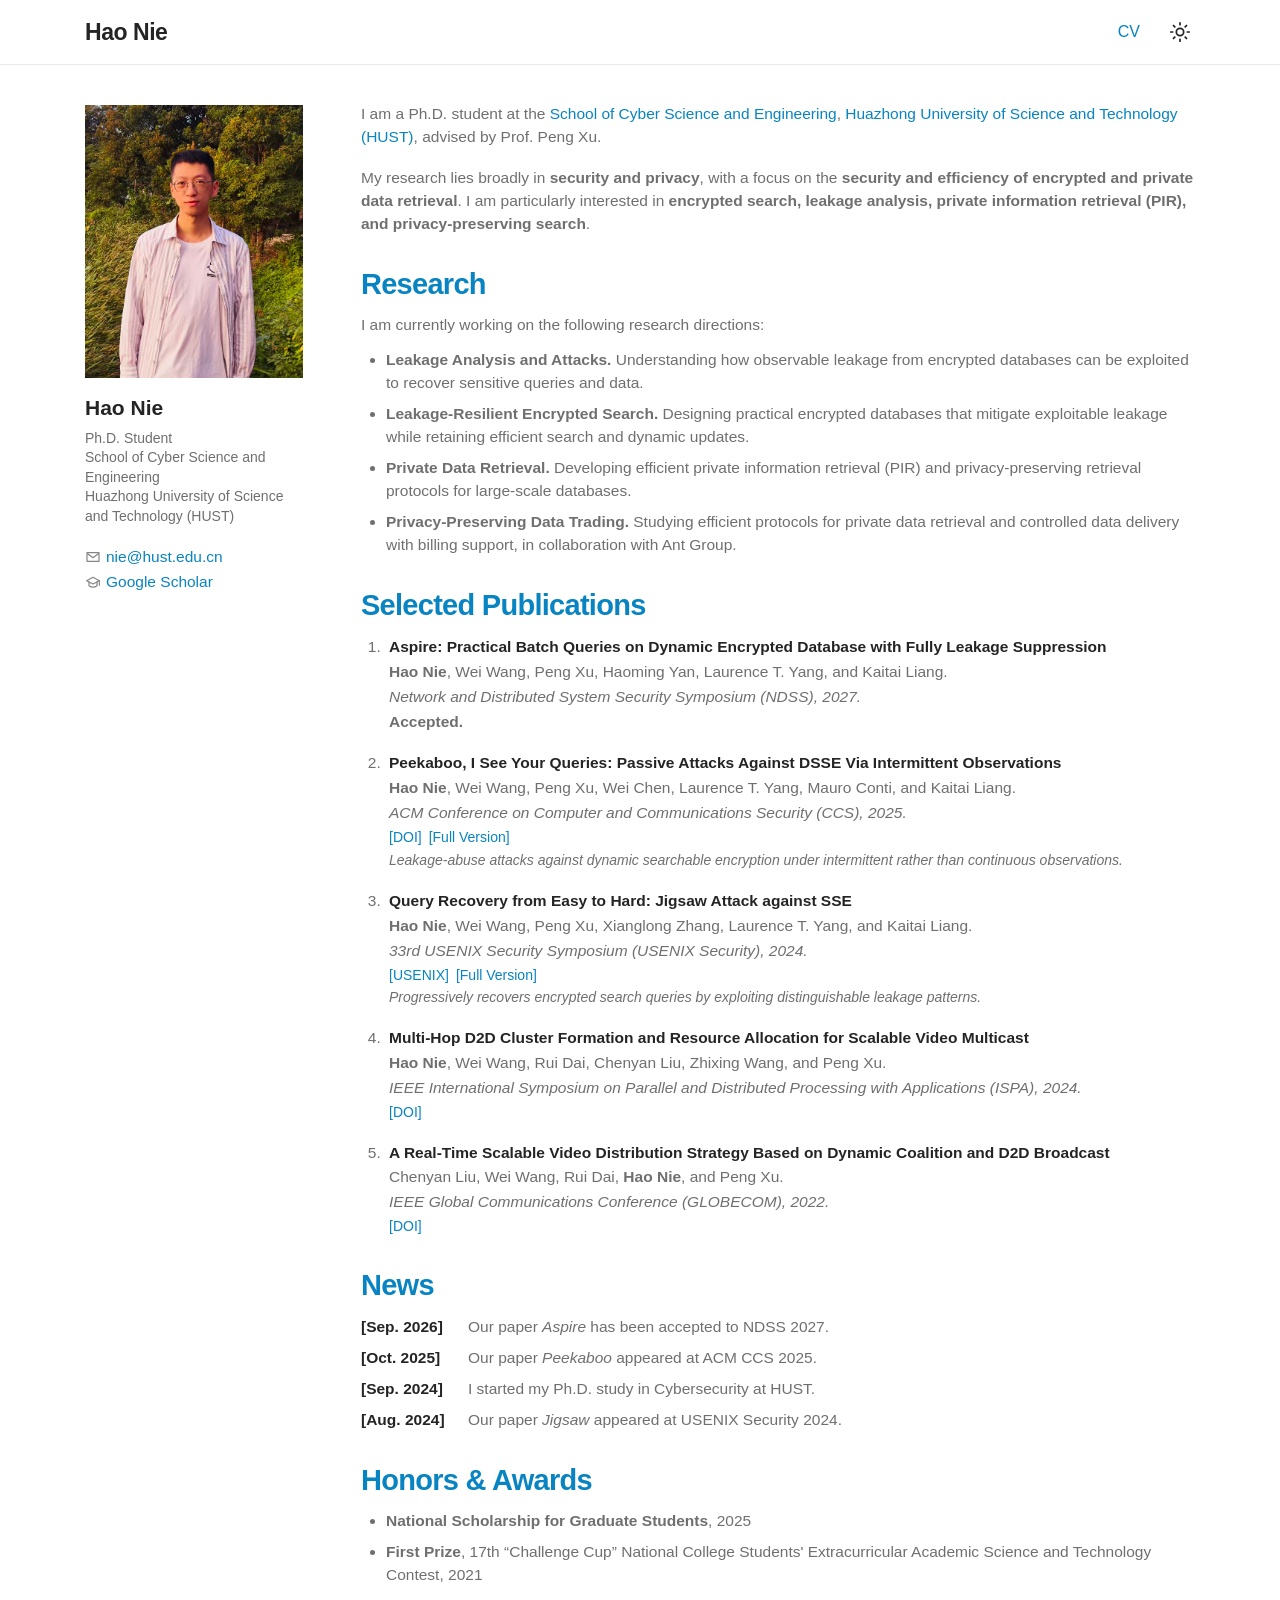
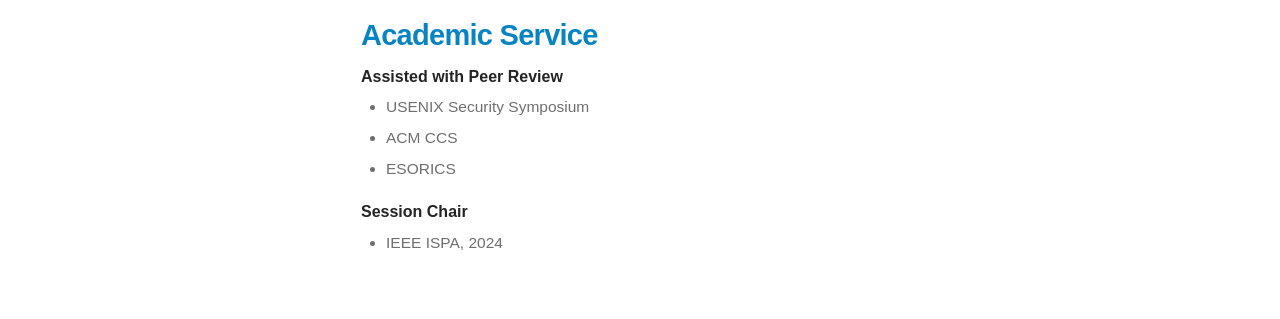
<file: index.html>
<!doctype html> 
<html lang="en"> 
    <head> 
        <meta charset="utf-8"/> 
        <meta name="viewport" content="width=device-width, initial-scale=1"/> 
        <meta name="description" content="Hao Nie is a Ph.D. student in Cybersecurity at Huazhong University of Science and Technology, researching searchable encryption, private information retrieval, and leakage-abuse attacks."/> 
        <meta name="author" content="Hao Nie"/> 
        <meta name="theme-color" content="#ffffff"/> 
        <title>Hao Nie</title>         
        <link rel="icon" href="assets/favicon.svg?v=20260921-1" type="image/svg+xml"/>
        <link rel="stylesheet" href="styles.css?v=20260921-4"/>
    </head>     
    <body> 
        <a class="skip-link" href="#about">Skip to content</a> 
        <header class="site-header"> 
            <div class="header-inner"> 
                <a class="site-name" href="index.html" aria-label="Hao Nie — homepage">Hao Nie</a> 
                <nav class="site-nav" aria-label="Primary navigation">                                                                
                    <a href="cv.html">CV</a> 
                    <button class="theme-toggle" type="button" aria-label="Switch to dark theme" title="Switch theme"> 
                        <svg class="sun-icon" aria-hidden="true" viewBox="0 0 24 24"> 
                            <circle cx="12" cy="12" r="4"></circle>                             
                            <path d="M12 2v2M12 20v2M4.93 4.93l1.42 1.42M17.65 17.65l1.42 1.42M2 12h2M20 12h2M4.93 19.07l1.42-1.42M17.65 6.35l1.42-1.42"></path>                             
                        </svg>                         
                        <svg class="moon-icon" aria-hidden="true" viewBox="0 0 24 24"> 
                            <path d="M20 15.4A8.5 8.5 0 0 1 8.6 4a8.5 8.5 0 1 0 11.4 11.4Z"></path>                             
                        </svg>                         
                    </button>                     
                </nav>                 
            </div>             
        </header>         
        <main class="page-layout" id="about"> 
            <aside class="profile-column" aria-label="Profile summary"> 
                <figure class="profile-photo"> 
                    <img src="assets/hao-nie-life.jpg" alt="Hao Nie by a lotus pond" width="1706" height="1279"/> 
                </figure>                 
                <div class="profile-summary">
                    <p class="profile-name">Hao Nie</p>
                    <p class="profile-role">Ph.D. Student<br/>School of Cyber Science and Engineering<br/>Huazhong University of Science and Technology (HUST)</p>
                </div>
                <ul class="profile-links" aria-label="Contact and profile links"> 
                    <li> 
                        <svg aria-hidden="true" viewBox="0 0 24 24">
                            <path d="M3 5.5h18v13H3z"></path>
                            <path d="m4 7 8 6 8-6"></path>
                        </svg>                         
                        <a href="mailto:nie@hust.edu.cn">nie@hust.edu.cn</a>
                    </li>                     
                    <li> 
                        <svg aria-hidden="true" viewBox="0 0 24 24">
                            <path d="m2.5 8.5 9.5-5 9.5 5-9.5 5z"></path>
                            <path d="M6 10.4V16c3.8 2.8 8.2 2.8 12 0v-5.6M21.5 8.5v7"></path>
                        </svg>                         
                        <a href="https://scholar.google.com/citations?user=cpetpmUAAAAJ&amp;hl=en" target="_blank" rel="noreferrer">Google Scholar</a> 
                    </li>                     
                </ul>
            </aside>
            <div class="main-column"> 
                <section class="intro" aria-labelledby="intro-heading"> 
                    <h1 id="intro-heading" class="visually-hidden">About Hao Nie</h1> 
                    <p> 
I am a Ph.D. student at the <a href="https://cse.hust.edu.cn/" target="_blank" rel="noreferrer">School of Cyber Science and Engineering</a>, <a href="https://english.hust.edu.cn/" target="_blank" rel="noreferrer">Huazhong University of Science and Technology (HUST)</a>, advised by Prof. Peng Xu.
          </p>
                    <p>My research lies broadly in <strong>security and privacy</strong>, with a focus on the <strong>security and efficiency of encrypted and private data retrieval</strong>. I am particularly interested in <strong>encrypted search, leakage analysis, private information retrieval (PIR), and privacy-preserving search</strong>.</p>
                </section>                 
                <section class="content-section" id="research" aria-labelledby="research-heading"> 
                    <h2 id="research-heading">Research</h2> 
                    <p>I am currently working on the following research directions:</p>
                    <ul class="simple-list"> 
                        <li>
                            <strong>Leakage Analysis and Attacks.</strong> Understanding how observable leakage from encrypted databases can be exploited to recover sensitive queries and data.
                        </li>                         
                        <li>
                            <strong>Leakage-Resilient Encrypted Search.</strong> Designing practical encrypted databases that mitigate exploitable leakage while retaining efficient search and dynamic updates.
                        </li>                         
                        <li>
                            <strong>Private Data Retrieval.</strong> Developing efficient private information retrieval (PIR) and privacy-preserving retrieval protocols for large-scale databases.
                        </li>                         
                        <li>
                            <strong>Privacy-Preserving Data Trading.</strong> Studying efficient protocols for private data retrieval and controlled data delivery with billing support, in collaboration with Ant Group.
                        </li>
                    </ul>                     
                </section>                 
                <section class="content-section" id="publications" aria-labelledby="publications-heading"> 
                    <h2 id="publications-heading">Selected Publications</h2> 
                    <ol class="publication-list"> 
                        <li>
                            <p class="paper-title">Aspire: Practical Batch Queries on Dynamic Encrypted Database with Fully Leakage Suppression</p>
                            <p><strong>Hao Nie</strong>, Wei Wang, Peng Xu, Haoming Yan, Laurence T. Yang, and Kaitai Liang.</p>
                            <p class="venue">Network and Distributed System Security Symposium (NDSS), 2027.</p>
                            <p><strong>Accepted.</strong></p>
                        </li>
                        <li> 
                            <p class="paper-title">Peekaboo, I See Your Queries: Passive Attacks Against DSSE Via Intermittent Observations</p> 
                            <p><strong>Hao Nie</strong>, Wei Wang, Peng Xu, Wei Chen, Laurence T. Yang, Mauro Conti, and Kaitai Liang.</p> 
                            <p class="venue">ACM Conference on Computer and Communications Security (CCS), 2025.</p> 
                            <p class="paper-links"> <a href="https://doi.org/10.1145/3719027.3765075" target="_blank" rel="noreferrer">[DOI]</a> <a href="https://arxiv.org/abs/2509.03806" target="_blank" rel="noreferrer">[Full Version]</a></p>
                            <p class="paper-summary"><em>Leakage-abuse attacks against dynamic searchable encryption under intermittent rather than continuous observations.</em></p>
                        </li>                         
                        <li> 
                            <p class="paper-title">Query Recovery from Easy to Hard: Jigsaw Attack against SSE</p> 
                            <p><strong>Hao Nie</strong>, Wei Wang, Peng Xu, Xianglong Zhang, Laurence T. Yang, and Kaitai Liang.</p> 
                            <p class="venue">33rd USENIX Security Symposium (USENIX Security), 2024.</p> 
                            <p class="paper-links"> <a href="https://www.usenix.org/conference/usenixsecurity24/presentation/nie" target="_blank" rel="noreferrer">[USENIX]</a> <a href="https://arxiv.org/abs/2403.01155" target="_blank" rel="noreferrer">[Full Version]</a></p>
                            <p class="paper-summary"><em>Progressively recovers encrypted search queries by exploiting distinguishable leakage patterns.</em></p>
                        </li>                         
                        <li> 
                            <p class="paper-title">Multi-Hop D2D Cluster Formation and Resource Allocation for Scalable Video Multicast</p> 
                            <p><strong>Hao Nie</strong>, Wei Wang, Rui Dai, Chenyan Liu, Zhixing Wang, and Peng Xu.</p> 
                            <p class="venue">IEEE International Symposium on Parallel and Distributed Processing with Applications (ISPA), 2024.</p> 
                            <p class="paper-links"> <a href="https://doi.org/10.1109/ISPA63168.2024.00181" target="_blank" rel="noreferrer">[DOI]</a> </p> 
                        </li>                         
                        <li> 
                            <p class="paper-title">A Real-Time Scalable Video Distribution Strategy Based on Dynamic Coalition and D2D Broadcast</p> 
                            <p>Chenyan Liu, Wei Wang, Rui Dai, <strong>Hao Nie</strong>, and Peng Xu.</p> 
                            <p class="venue">IEEE Global Communications Conference (GLOBECOM), 2022.</p> 
                            <p class="paper-links"> <a href="https://doi.org/10.1109/GLOBECOM48099.2022.10001625" target="_blank" rel="noreferrer">[DOI]</a> </p> 
                        </li>                         
                    </ol>                     
                </section>                 
                <section class="content-section" id="news" aria-labelledby="news-heading"> 
                    <h2 id="news-heading">News</h2> 
                    <ul class="news-list"> 
                        <li>
                            <time datetime="2026-09">[Sep. 2026]</time>
                            <span>Our paper <em>Aspire</em> has been accepted to NDSS 2027.</span>
                        </li>
                        <li>
                            <time datetime="2025-10">[Oct. 2025]</time>
                            <span>Our paper <em>Peekaboo</em> appeared at ACM CCS 2025.</span>
                        </li>                         
                        <li>
                            <time datetime="2024-09">[Sep. 2024]</time>
                            <span>I started my Ph.D. study in Cybersecurity at HUST.</span>
                        </li>                         
                        <li>
                            <time datetime="2024-08">[Aug. 2024]</time>
                            <span>Our paper <em>Jigsaw</em> appeared at USENIX Security 2024.</span>
                        </li>                         
                    </ul>                     
                </section>                 
                <section class="content-section" id="honors-awards" aria-labelledby="honors-awards-heading">
                    <h2 id="honors-awards-heading">Honors &amp; Awards</h2>
                    <ul class="simple-list">
                        <li><strong>National Scholarship for Graduate Students</strong>, <time datetime="2025">2025</time></li>
                        <li><strong>First Prize</strong>, 17th &ldquo;Challenge Cup&rdquo; National College Students' Extracurricular Academic Science and Technology Contest, <time datetime="2021">2021</time></li>
                    </ul>
                </section>
                <section class="content-section" id="academic-service" aria-labelledby="academic-service-heading">
                    <h2 id="academic-service-heading">Academic Service</h2>
                    <h3 class="service-heading">Assisted with Peer Review</h3>
                    <ul class="simple-list">
                        <li>USENIX Security Symposium</li>
                        <li>ACM CCS</li>
                        <li>ESORICS</li>
                    </ul>
                    <h3 class="service-heading">Session Chair</h3>
                    <ul class="simple-list">
                        <li>IEEE ISPA, <time datetime="2024">2024</time></li>
                    </ul>
                </section>
            </div>             
        </main>         
        <script src="script.js?v=20260905-2"></script>         
    </body>     
</html>
</file>
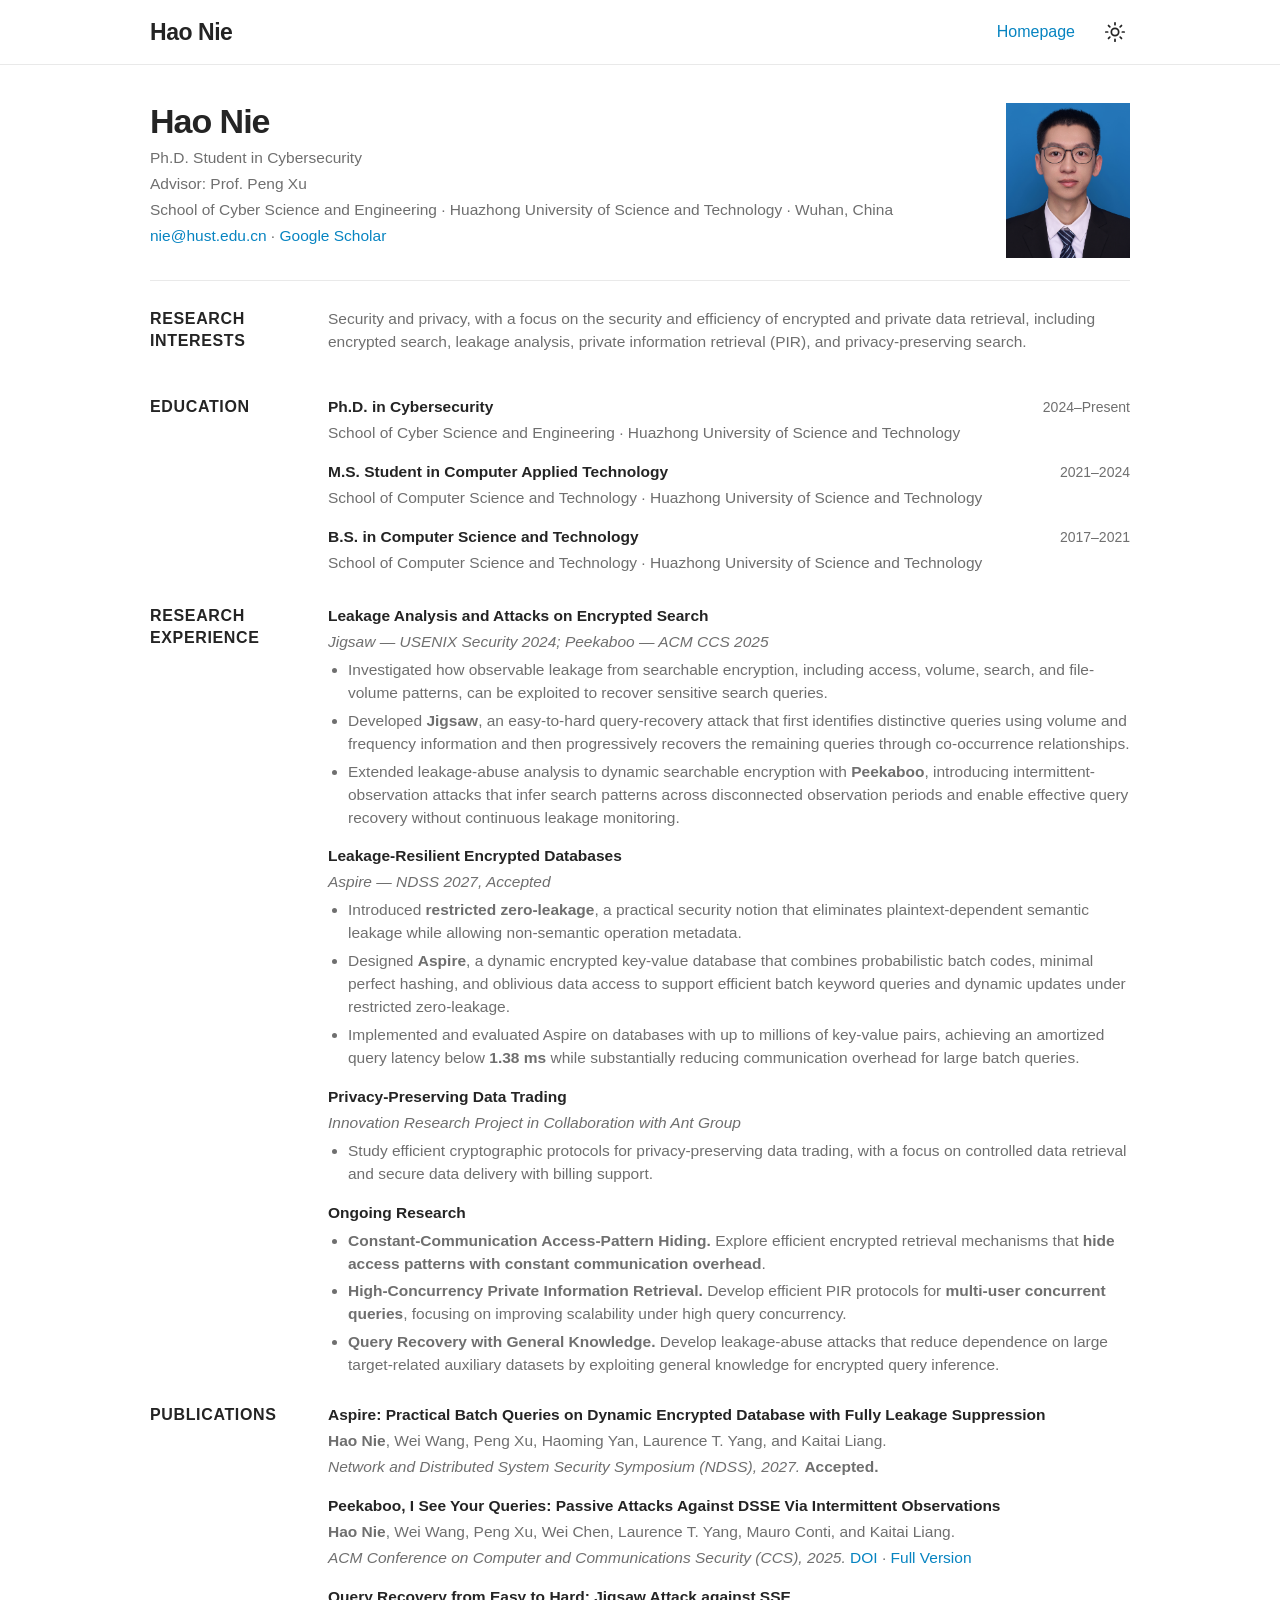
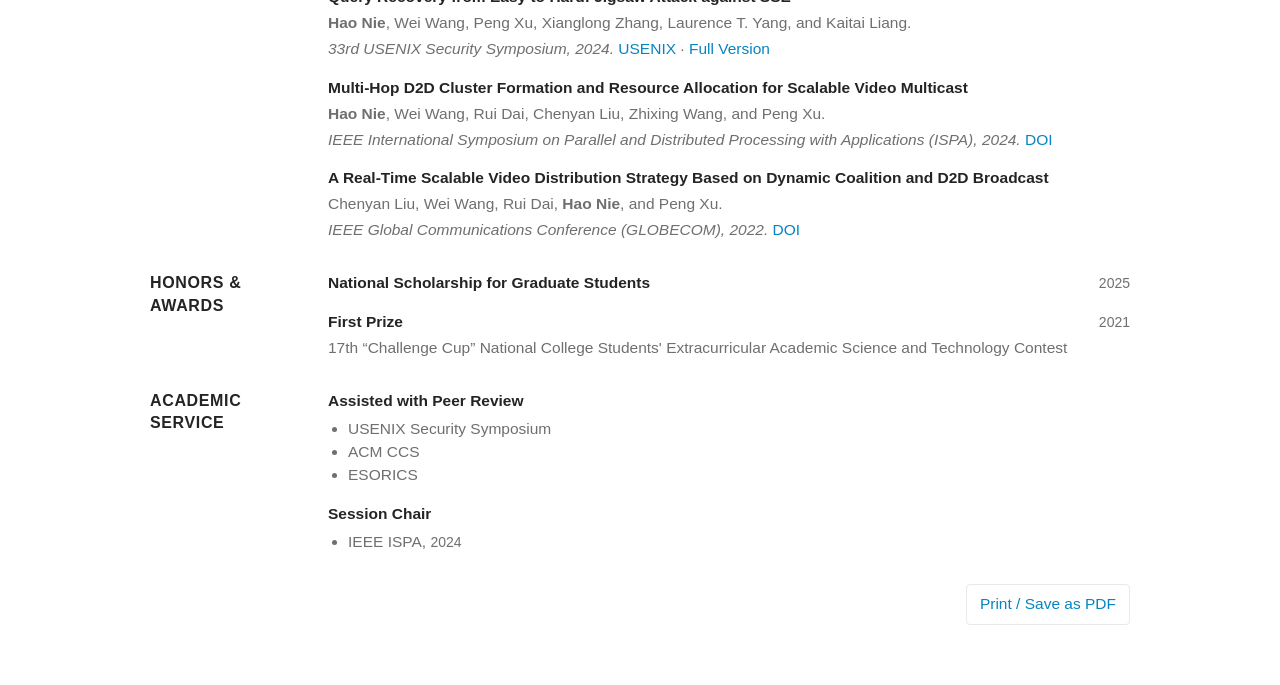
<file: cv.html>
<!doctype html> 
<html lang="en"> 
    <head> 
        <meta charset="utf-8"/> 
        <meta name="viewport" content="width=device-width, initial-scale=1"/> 
        <meta name="description" content="Curriculum vitae of Hao Nie, Ph.D. student in Cybersecurity at Huazhong University of Science and Technology."/> 
        <meta name="author" content="Hao Nie"/> 
        <meta name="theme-color" content="#ffffff"/> 
        <title>Curriculum Vitae | Hao Nie</title>         
        <link rel="icon" href="assets/favicon.svg?v=20260921-1" type="image/svg+xml"/>
        <link rel="stylesheet" href="styles.css?v=20260921-7"/>
    </head>     
    <body class="cv-page"> 
        <a class="skip-link" href="#cv">Skip to CV</a> 
        <header class="site-header"> 
            <div class="header-inner"> 
                <a class="site-name" href="index.html">Hao Nie</a> 
                <nav class="site-nav" aria-label="CV navigation"> 
                    <a href="index.html">Homepage</a>                      
                    <button class="theme-toggle" type="button" aria-label="Switch to dark theme" title="Switch theme"> 
                        <svg class="sun-icon" aria-hidden="true" viewBox="0 0 24 24"> 
                            <circle cx="12" cy="12" r="4"></circle>                             
                            <path d="M12 2v2M12 20v2M4.93 4.93l1.42 1.42M17.65 17.65l1.42 1.42M2 12h2M20 12h2M4.93 19.07l1.42-1.42M17.65 6.35l1.42-1.42"></path>                             
                        </svg>                         
                        <svg class="moon-icon" aria-hidden="true" viewBox="0 0 24 24"> 
                            <path d="M20 15.4A8.5 8.5 0 0 1 8.6 4a8.5 8.5 0 1 0 11.4 11.4Z"></path>                             
                        </svg>                         
                    </button>                     
                </nav>                 
            </div>             
        </header>         
        <main class="cv-wrap" id="cv"> 
            <header class="cv-heading"> 
                <div> 
                    <h1>Hao Nie</h1> 
                    <p>Ph.D. Student in Cybersecurity</p>
                    <p>Advisor: Prof. Peng Xu</p>
                    <p>School of Cyber Science and Engineering · Huazhong University of Science and Technology · Wuhan, China</p> 
                    <p><a href="mailto:nie@hust.edu.cn">nie@hust.edu.cn</a> · <a href="https://scholar.google.com/citations?user=cpetpmUAAAAJ&amp;hl=en" target="_blank" rel="noreferrer">Google Scholar</a></p>
                </div>                 
                <figure class="cv-photo"> 
                    <img src="assets/hao-nie-cv.jpg" alt="Portrait of Hao Nie" width="1500" height="2247"/> 
                </figure>                 
            </header>             
            <section class="cv-section" aria-labelledby="cv-research"> 
                <h2 id="cv-research">Research Interests</h2> 
                <div class="cv-section-content"> 
                    <p>Security and privacy, with a focus on the security and efficiency of encrypted and private data retrieval, including encrypted search, leakage analysis, private information retrieval (PIR), and privacy-preserving search.</p>
                </div>                 
            </section>             
            <section class="cv-section" aria-labelledby="cv-education"> 
                <h2 id="cv-education">Education</h2> 
                <div class="cv-section-content"> 
                    <article class="cv-entry"> 
                        <div class="cv-entry-head"> 
                            <h3>Ph.D. in Cybersecurity</h3>
                            <span class="cv-date">2024–Present</span> 
                        </div>                         
                        <p>School of Cyber Science and Engineering · Huazhong University of Science and Technology</p> 
                    </article>                     
                    <article class="cv-entry"> 
                        <div class="cv-entry-head"> 
                            <h3>M.S. Student in Computer Applied Technology</h3> 
                            <span class="cv-date">2021–2024</span> 
                        </div>                         
                        <p>School of Computer Science and Technology · Huazhong University of Science and Technology</p> 
                    </article>                     
                    <article class="cv-entry"> 
                        <div class="cv-entry-head"> 
                            <h3>B.S. in Computer Science and Technology</h3> 
                            <span class="cv-date">2017–2021</span> 
                        </div>                         
                        <p>School of Computer Science and Technology · Huazhong University of Science and Technology</p> 
                    </article>                     
                </div>                 
            </section>             
            <section class="cv-section cv-experience" aria-labelledby="cv-experience">
                <h2 id="cv-experience">Research Experience</h2>
                <div class="cv-section-content">
                    <article class="cv-entry">
                        <h3>Leakage Analysis and Attacks on Encrypted Search</h3>
                        <p><em>Jigsaw &mdash; USENIX Security 2024; Peekaboo &mdash; ACM CCS 2025</em></p>
                        <ul>
                            <li>Investigated how observable leakage from searchable encryption, including access, volume, search, and file-volume patterns, can be exploited to recover sensitive search queries.</li>
                            <li>Developed <strong>Jigsaw</strong>, an easy-to-hard query-recovery attack that first identifies distinctive queries using volume and frequency information and then progressively recovers the remaining queries through co-occurrence relationships.</li>
                            <li>Extended leakage-abuse analysis to dynamic searchable encryption with <strong>Peekaboo</strong>, introducing intermittent-observation attacks that infer search patterns across disconnected observation periods and enable effective query recovery without continuous leakage monitoring.</li>
                        </ul>
                    </article>
                    <article class="cv-entry">
                        <h3>Leakage-Resilient Encrypted Databases</h3>
                        <p><em>Aspire &mdash; NDSS 2027, Accepted</em></p>
                        <ul>
                            <li>Introduced <strong>restricted zero-leakage</strong>, a practical security notion that eliminates plaintext-dependent semantic leakage while allowing non-semantic operation metadata.</li>
                            <li>Designed <strong>Aspire</strong>, a dynamic encrypted key-value database that combines probabilistic batch codes, minimal perfect hashing, and oblivious data access to support efficient batch keyword queries and dynamic updates under restricted zero-leakage.</li>
                            <li>Implemented and evaluated Aspire on databases with up to millions of key-value pairs, achieving an amortized query latency below <strong>1.38 ms</strong> while substantially reducing communication overhead for large batch queries.</li>
                        </ul>
                    </article>
                    <article class="cv-entry">
                        <h3>Privacy-Preserving Data Trading</h3>
                        <p><em>Innovation Research Project in Collaboration with Ant Group</em></p>
                        <ul>
                            <li>Study efficient cryptographic protocols for privacy-preserving data trading, with a focus on controlled data retrieval and secure data delivery with billing support.</li>
                        </ul>
                    </article>
                    <article class="cv-entry" aria-labelledby="cv-ongoing-research">
                        <h3 id="cv-ongoing-research">Ongoing Research</h3>
                        <ul>
                            <li><strong>Constant-Communication Access-Pattern Hiding.</strong> Explore efficient encrypted retrieval mechanisms that <strong>hide access patterns with constant communication overhead</strong>.</li>
                            <li><strong>High-Concurrency Private Information Retrieval.</strong> Develop efficient PIR protocols for <strong>multi-user concurrent queries</strong>, focusing on improving scalability under high query concurrency.</li>
                            <li><strong>Query Recovery with General Knowledge.</strong> Develop leakage-abuse attacks that reduce dependence on large target-related auxiliary datasets by exploiting general knowledge for encrypted query inference.</li>
                        </ul>
                    </article>
                </div>
            </section>
            <section class="cv-section cv-publications" aria-labelledby="cv-publications">
                <h2 id="cv-publications">Publications</h2> 
                <div class="cv-section-content"> 
                    <article class="cv-entry">
                        <h3>Aspire: Practical Batch Queries on Dynamic Encrypted Database with Fully Leakage Suppression</h3>
                        <p><strong>Hao Nie</strong>, Wei Wang, Peng Xu, Haoming Yan, Laurence T. Yang, and Kaitai Liang.</p>
                        <p><em>Network and Distributed System Security Symposium (NDSS), 2027.</em> <strong>Accepted.</strong></p>
                    </article>
                    <article class="cv-entry"> 
                        <h3>Peekaboo, I See Your Queries: Passive Attacks Against DSSE Via Intermittent Observations</h3> 
                        <p><strong>Hao Nie</strong>, Wei Wang, Peng Xu, Wei Chen, Laurence T. Yang, Mauro Conti, and Kaitai Liang.</p> 
                        <p><em>ACM Conference on Computer and Communications Security (CCS), 2025.</em> <a href="https://doi.org/10.1145/3719027.3765075">DOI</a> · <a href="https://arxiv.org/abs/2509.03806">Full Version</a></p> 
                    </article>                     
                    <article class="cv-entry"> 
                        <h3>Query Recovery from Easy to Hard: Jigsaw Attack against SSE</h3> 
                        <p><strong>Hao Nie</strong>, Wei Wang, Peng Xu, Xianglong Zhang, Laurence T. Yang, and Kaitai Liang.</p> 
                        <p><em>33rd USENIX Security Symposium, 2024.</em> <a href="https://www.usenix.org/conference/usenixsecurity24/presentation/nie">USENIX</a> · <a href="https://arxiv.org/abs/2403.01155">Full Version</a></p> 
                    </article>                     
                    <article class="cv-entry"> 
                        <h3>Multi-Hop D2D Cluster Formation and Resource Allocation for Scalable Video Multicast</h3> 
                        <p><strong>Hao Nie</strong>, Wei Wang, Rui Dai, Chenyan Liu, Zhixing Wang, and Peng Xu.</p> 
                        <p><em>IEEE International Symposium on Parallel and Distributed Processing with Applications (ISPA), 2024.</em> <a href="https://doi.org/10.1109/ISPA63168.2024.00181">DOI</a></p> 
                    </article>                     
                    <article class="cv-entry"> 
                        <h3>A Real-Time Scalable Video Distribution Strategy Based on Dynamic Coalition and D2D Broadcast</h3> 
                        <p>Chenyan Liu, Wei Wang, Rui Dai, <strong>Hao Nie</strong>, and Peng Xu.</p> 
                        <p><em>IEEE Global Communications Conference (GLOBECOM), 2022.</em> <a href="https://doi.org/10.1109/GLOBECOM48099.2022.10001625">DOI</a></p> 
                    </article>                     
                </div>                 
            </section>             
            <section class="cv-section" aria-labelledby="cv-honors"> 
                <h2 id="cv-honors">Honors &amp; Awards</h2>
                <div class="cv-section-content"> 
                    <article class="cv-entry"> 
                        <div class="cv-entry-head"> 
                            <h3>National Scholarship for Graduate Students</h3>
                            <span class="cv-date">2025</span> 
                        </div>                         
                    </article>                     
                    <article class="cv-entry">
                        <div class="cv-entry-head">
                            <h3>First Prize</h3>
                            <span class="cv-date">2021</span>
                        </div>
                        <p>17th &ldquo;Challenge Cup&rdquo; National College Students' Extracurricular Academic Science and Technology Contest</p>
                    </article>
                </div>                 
            </section>             
            <section class="cv-section" aria-labelledby="cv-service">
                <h2 id="cv-service">Academic Service</h2>
                <div class="cv-section-content">
                    <article class="cv-entry">
                        <h3>Assisted with Peer Review</h3>
                        <ul>
                            <li>USENIX Security Symposium</li>
                            <li>ACM CCS</li>
                            <li>ESORICS</li>
                        </ul>
                    </article>
                    <article class="cv-entry">
                        <h3>Session Chair</h3>
                        <ul>
                            <li>IEEE ISPA, <time datetime="2024">2024</time></li>
                        </ul>
                    </article>
                </div>
            </section>
            <div class="cv-actions"> 
                <button class="print-button" type="button">Print / Save as PDF</button>                 
            </div>             
        </main>         
        <script src="script.js?v=20260905-2"></script>         
    </body>     
</html>
</file>
<file: styles.css>
:root {
  color-scheme: light;
  --bg: #ffffff;
  --text: #6f6f6f;
  --heading: #242424;
  --link: #0784c1;
  --line: #e9e9e9;
  --icon: #858585;
  --max-width: 1110px;
}

:root[data-theme="dark"] {
  color-scheme: dark;
  --bg: #151719;
  --text: #b8bcc0;
  --heading: #f1f3f5;
  --link: #62bdf0;
  --line: #303438;
  --icon: #adb2b7;
}

* { box-sizing: border-box; }

html {
  scroll-behavior: smooth;
  scroll-padding-top: 88px;
}

body {
  margin: 0;
  background: var(--bg);
  color: var(--text);
  font-family: -apple-system, BlinkMacSystemFont, "Segoe UI", Roboto, Helvetica, Arial, sans-serif;
  font-size: 15.5px;
  line-height: 1.48;
  -webkit-font-smoothing: antialiased;
  transition: background-color 180ms ease, color 180ms ease;
}

a {
  color: var(--link);
  text-decoration: none;
}

a:hover,
a:focus-visible {
  text-decoration: underline;
  text-underline-offset: 3px;
}

img {
  display: block;
  max-width: 100%;
}

button,
a { -webkit-tap-highlight-color: transparent; }

::selection { background: color-mix(in srgb, var(--link) 24%, transparent); }

.skip-link {
  position: fixed;
  top: -60px;
  left: 16px;
  z-index: 100;
  padding: 9px 13px;
  border-radius: 4px;
  background: var(--heading);
  color: var(--bg);
}

.skip-link:focus { top: 12px; }

.site-header {
  position: sticky;
  top: 0;
  z-index: 20;
  border-bottom: 1px solid var(--line);
  background: color-mix(in srgb, var(--bg) 92%, transparent);
  backdrop-filter: blur(10px);
}

.header-inner {
  width: min(calc(100% - 40px), var(--max-width));
  min-height: 64px;
  margin: 0 auto;
  display: flex;
  align-items: center;
  justify-content: space-between;
  gap: 28px;
}

.site-name {
  color: var(--heading);
  font-size: 23px;
  font-weight: 700;
  letter-spacing: -0.02em;
}

.site-name:hover,
.site-name:focus-visible { text-decoration: none; }

.site-nav {
  display: flex;
  align-items: center;
  gap: 24px;
}

.site-nav a {
  font-size: 16px;
  white-space: nowrap;
}

.theme-toggle {
  width: 31px;
  height: 31px;
  padding: 4px;
  display: grid;
  place-items: center;
  border: 0;
  border-radius: 50%;
  background: transparent;
  color: var(--heading);
  cursor: pointer;
}

.theme-toggle:hover,
.theme-toggle:focus-visible {
  background: color-mix(in srgb, var(--heading) 7%, transparent);
  outline: none;
}

.theme-toggle svg {
  width: 22px;
  height: 22px;
  fill: none;
  stroke: currentColor;
  stroke-linecap: round;
  stroke-linejoin: round;
  stroke-width: 1.9;
}

.moon-icon,
:root[data-theme="dark"] .sun-icon { display: none; }

:root[data-theme="dark"] .moon-icon { display: block; }

.page-layout {
  width: min(calc(100% - 40px), var(--max-width));
  margin: 0 auto;
  padding: 38px 0 64px;
  display: grid;
  grid-template-columns: 218px minmax(0, 1fr);
  gap: 58px;
  align-items: start;
}

.profile-column { padding-top: 2px; }

.profile-photo {
  width: 100%;
  aspect-ratio: 4 / 5;
  margin: 0;
  overflow: hidden;
  background: var(--line);
}

.profile-photo img {
  width: 100%;
  height: 100%;
  object-fit: cover;
  object-position: 78% center;
  transform: scale(1.75);
  transform-origin: 65% 70%;
}

.profile-name {
  margin: 14px 0 4px;
  color: var(--heading);
  font-size: 21px;
  font-weight: 700;
}

.profile-role {
  margin: 6px 0 20px;
  color: var(--text);
  font-size: 14px;
  line-height: 1.4;
}

.profile-links {
  margin: 0;
  padding: 0;
  display: grid;
  gap: 5px;
  list-style: none;
}

.profile-links li {
  min-width: 0;
  display: flex;
  align-items: center;
  gap: 5px;
  line-height: 1.35;
}

.profile-links svg {
  width: 16px;
  height: 16px;
  flex: 0 0 auto;
  fill: none;
  stroke: var(--icon);
  stroke-linecap: round;
  stroke-linejoin: round;
  stroke-width: 1.8;
}

.profile-links svg .solid {
  fill: var(--icon);
  stroke: none;
}

.profile-links a { overflow-wrap: anywhere; }

.main-column { min-width: 0; }

.intro p { margin: 0 0 18px; }

.content-section { margin-top: 31px; }

.content-section h2 {
  margin: 0 0 13px;
  color: var(--link);
  font-size: 29px;
  line-height: 1.2;
  letter-spacing: -0.025em;
}

.content-section > p { margin: 0 0 12px; }

.service-heading {
  margin: 20px 0 8px;
  color: var(--heading);
  font-size: 16px;
  line-height: 1.4;
}

.content-section h2 + .service-heading { margin-top: 0; }

.simple-list {
  margin: 0;
  padding-left: 25px;
}

.simple-list li + li { margin-top: 8px; }

.publication-list {
  margin: 0;
  padding-left: 24px;
}

.publication-list > li { padding-left: 4px; }
.publication-list > li + li { margin-top: 19px; }
.publication-list p { margin: 2px 0; }

.paper-title {
  color: var(--heading);
  font-weight: 650;
}

.venue { font-style: italic; }

.paper-links {
  display: flex;
  flex-wrap: wrap;
  gap: 7px;
  font-size: 14px;
}

.paper-summary { font-size: 14px; }

.news-list {
  margin: 0;
  padding: 0;
  display: grid;
  gap: 8px;
  list-style: none;
}

.news-list li {
  display: grid;
  grid-template-columns: 94px minmax(0, 1fr);
  gap: 13px;
}

.news-list time {
  white-space: nowrap;
  color: var(--heading);
  font-weight: 600;
}

.site-footer {
  width: min(calc(100% - 40px), var(--max-width));
  margin: 0 auto;
  padding: 23px 0 32px;
  border-top: 1px solid var(--line);
  color: var(--text);
  font-size: 13px;
  text-align: center;
}

.site-footer p { margin: 0; }

.visually-hidden {
  position: absolute;
  width: 1px;
  height: 1px;
  padding: 0;
  margin: -1px;
  overflow: hidden;
  clip: rect(0, 0, 0, 0);
  white-space: nowrap;
  border: 0;
}

/* CV */
.cv-page { --max-width: 980px; }
.cv-page .site-header { position: static; }

.cv-wrap {
  width: min(calc(100% - 40px), var(--max-width));
  margin: 0 auto;
  padding: 38px 0 60px;
}

.cv-heading {
  padding-bottom: 22px;
  display: grid;
  grid-template-columns: 1fr 124px;
  gap: 30px;
  align-items: start;
  border-bottom: 1px solid var(--line);
}

.cv-heading h1 {
  margin: 0 0 7px;
  color: var(--heading);
  font-size: 34px;
  line-height: 1.1;
  letter-spacing: -0.03em;
}

.cv-heading p { margin: 3px 0; }

.cv-photo {
  width: 124px;
  aspect-ratio: 4 / 5;
  margin: 0;
  overflow: hidden;
  background: var(--line);
}

.cv-photo img {
  width: 100%;
  height: 100%;
  object-fit: cover;
  object-position: center 40%;
}

.cv-section {
  margin-top: 27px;
  display: grid;
  grid-template-columns: 150px 1fr;
  gap: 28px;
}

.cv-section h2 {
  margin: 0;
  color: var(--heading);
  font-size: 16px;
  line-height: 1.4;
  letter-spacing: 0.04em;
  text-transform: uppercase;
}

.cv-section-content { min-width: 0; }
.cv-section-content > p:first-child { margin-top: 0; }
.cv-entry + .cv-entry { margin-top: 16px; }

.cv-entry-head {
  display: flex;
  align-items: baseline;
  justify-content: space-between;
  gap: 20px;
}

.cv-entry h3 {
  margin: 0;
  color: var(--heading);
  font-size: 15.5px;
}

.cv-entry time,
.cv-entry .cv-date {
  flex: 0 0 auto;
  color: var(--text);
  font-size: 14px;
}

.cv-entry p { margin: 3px 0; }

.cv-entry ul {
  margin: 5px 0 0;
  padding-left: 20px;
}

.cv-experience li + li { margin-top: 5px; }

.cv-actions {
  margin-top: 30px;
  display: flex;
  justify-content: flex-end;
}

.print-button {
  padding: 8px 13px;
  border: 1px solid var(--line);
  border-radius: 4px;
  background: var(--bg);
  color: var(--link);
  font: inherit;
  cursor: pointer;
}

.print-button:hover,
.print-button:focus-visible { border-color: var(--link); }

@media (max-width: 760px) {
  html { scroll-padding-top: 106px; }

  .header-inner {
    min-height: 58px;
    flex-wrap: wrap;
    gap: 4px 20px;
    padding: 9px 0;
  }

  .site-name { font-size: 21px; }
  .site-nav { gap: 15px; }
  .site-nav a { font-size: 14px; }

  .page-layout {
    padding-top: 28px;
    grid-template-columns: 1fr;
    gap: 31px;
  }

  .profile-column {
    display: grid;
    grid-template-columns: 148px 1fr;
    grid-template-rows: auto 1fr;
    gap: 0 20px;
  }

  .profile-photo { grid-row: 1 / 3; }

  .profile-name { margin-top: 0; }

  .profile-role {
    margin-top: 0;
    align-self: end;
  }

  .content-section h2 { font-size: 26px; }

  .cv-section {
    grid-template-columns: 1fr;
    gap: 8px;
  }
}

@media (max-width: 470px) {
  body { font-size: 15px; }

  .header-inner,
  .page-layout,
  .site-footer,
  .cv-wrap {
    width: min(calc(100% - 28px), var(--max-width));
  }

  .site-nav {
    width: 100%;
    justify-content: space-between;
  }

  .page-layout { padding-top: 22px; }

  .profile-column {
    grid-template-columns: 118px 1fr;
    gap: 0 15px;
  }

  .profile-role { margin-bottom: 13px; }

  .profile-links {
    gap: 7px;
    font-size: 14px;
  }

  .news-list li {
    grid-template-columns: 90px minmax(0, 1fr);
    gap: 9px;
  }

  .cv-heading {
    grid-template-columns: 1fr 94px;
    gap: 18px;
  }

  .cv-photo { width: 94px; }
  .cv-entry-head { display: block; }
}

@media print {
  :root,
  :root[data-theme="dark"] {
    color-scheme: light;
    --bg: #ffffff;
    --text: #444444;
    --heading: #111111;
    --link: #111111;
    --line: #d7d7d7;
  }

  @page {
    size: A4;
    /* Keep browser-generated headers and footers outside the printable area. */
    margin: 0;
  }

  body {
    font-size: 10pt;
    line-height: 1.35;
  }

  .skip-link,
  .cv-page .site-header,
  .cv-actions { display: none; }

  .cv-wrap {
    width: 100%;
    padding: 15mm 16mm;
    /* Repeat the content inset if the CV spans multiple printed pages. */
    -webkit-box-decoration-break: clone;
    box-decoration-break: clone;
  }

  .cv-heading {
    grid-template-columns: 1fr 24mm;
    gap: 7mm;
    padding-bottom: 5mm;
  }

  .cv-photo { width: 24mm; }
  .cv-heading h1 { font-size: 22pt; }

  .cv-section {
    margin-top: 4mm;
    grid-template-columns: 31mm 1fr;
    gap: 6mm;
    break-inside: avoid;
  }

  .cv-section h2,
  .cv-entry h3 { font-size: 10pt; }

  .cv-publications,
  .cv-experience { break-inside: auto; }
  .cv-entry { break-inside: avoid; }

  .cv-entry + .cv-entry { margin-top: 2.5mm; }
  a { color: inherit; }
}
</file>
